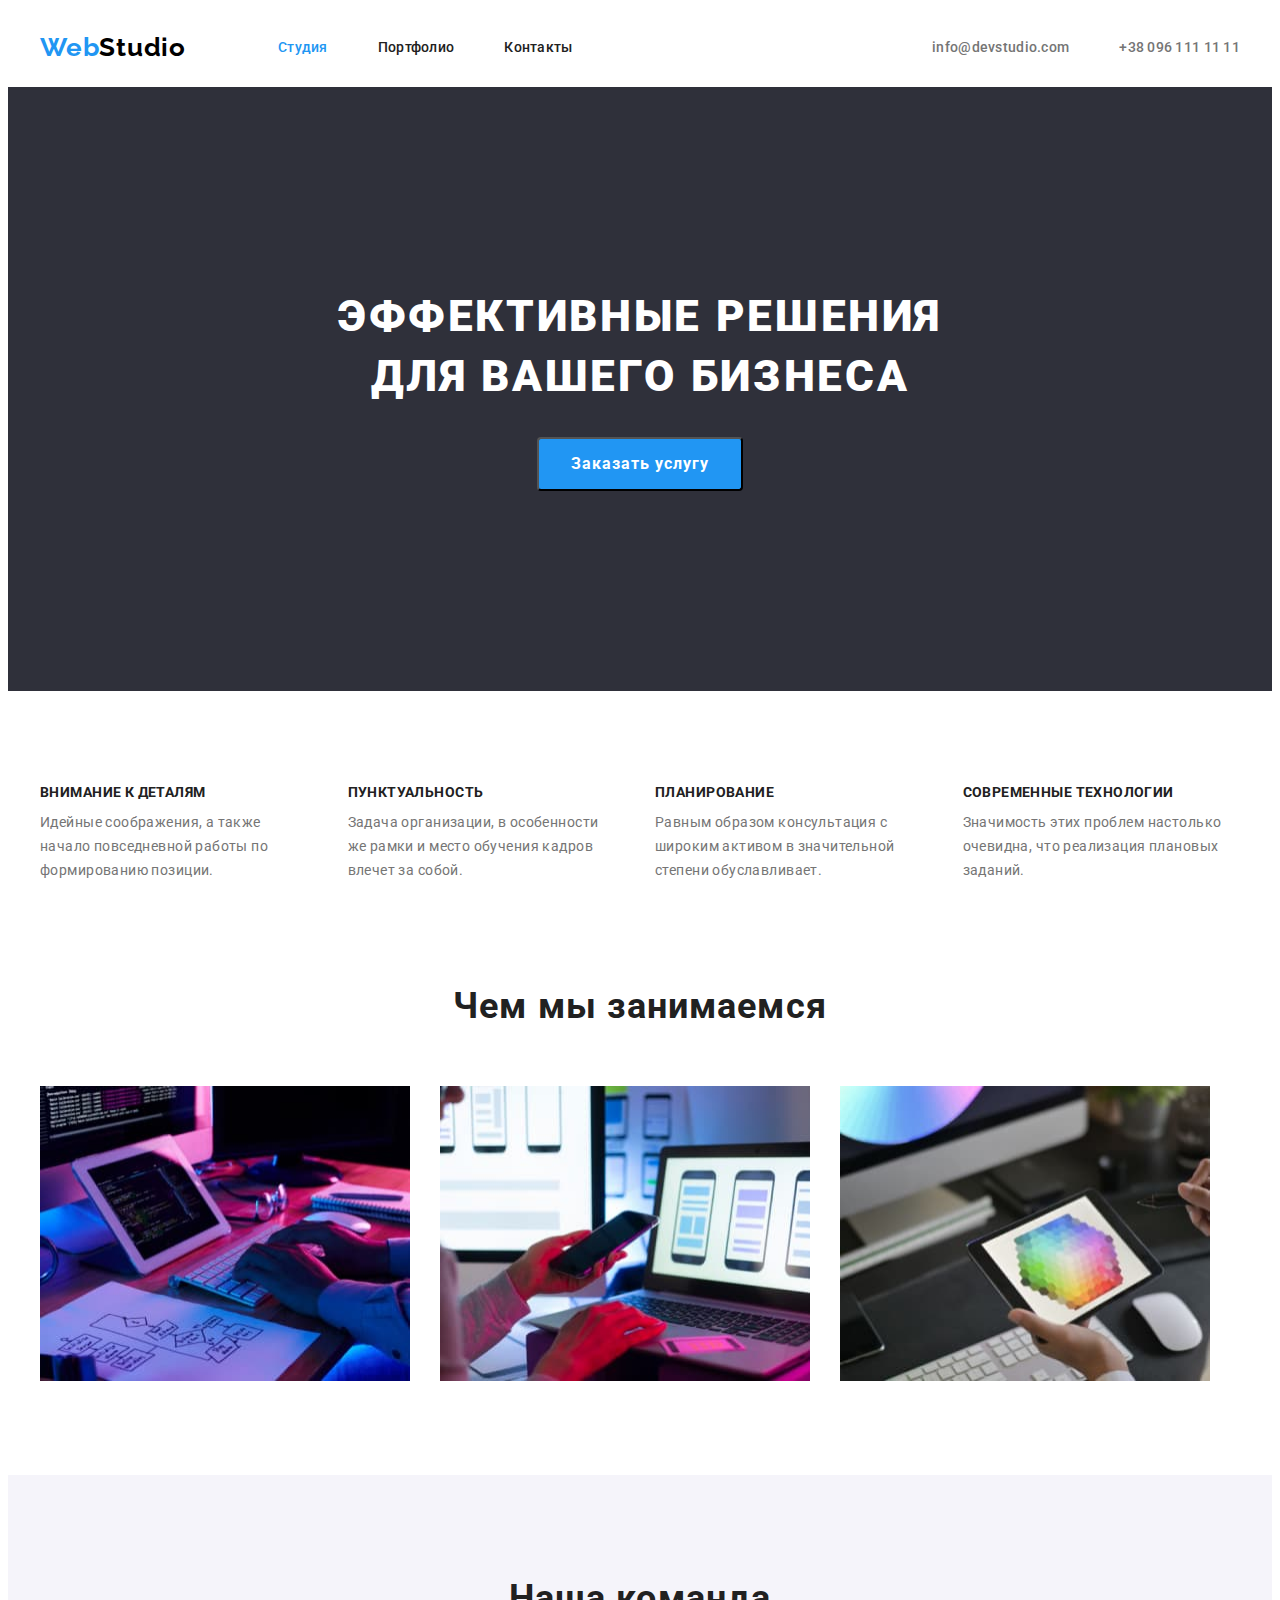
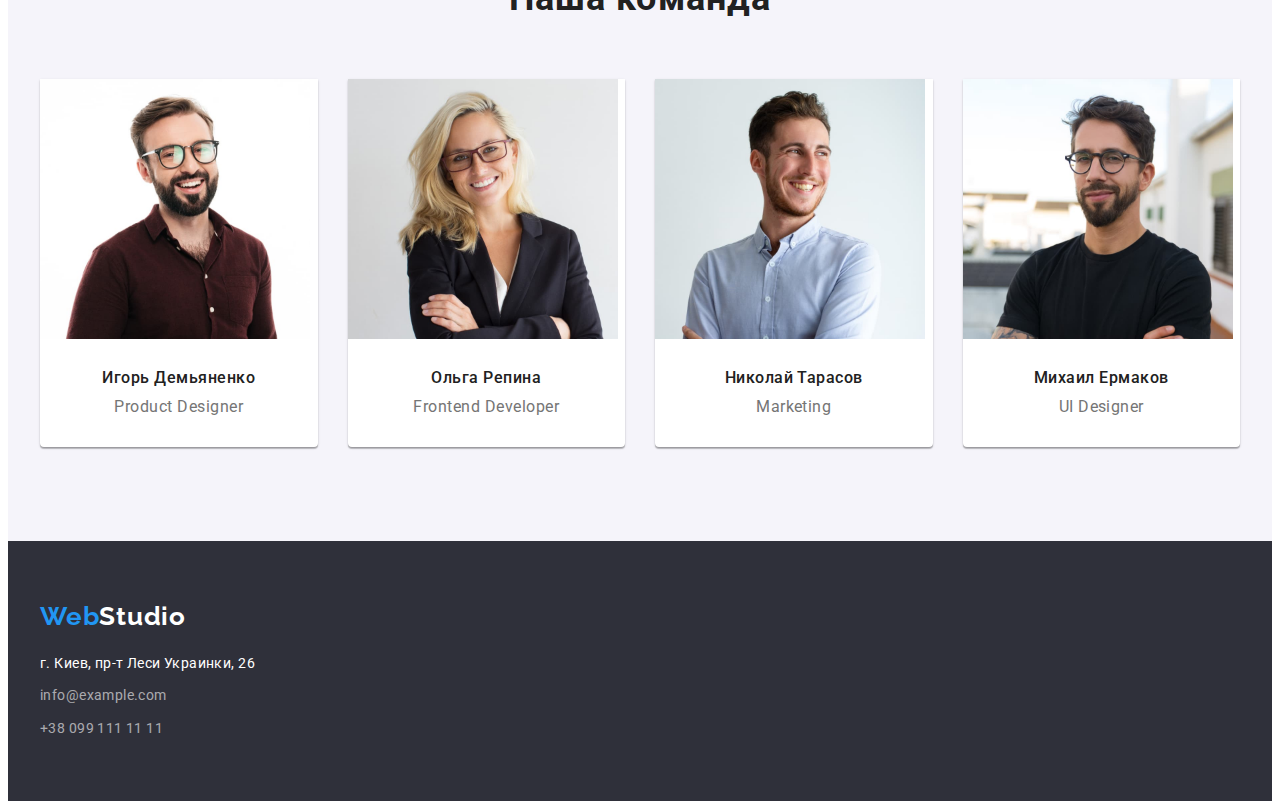
<file: index.html>
<!DOCTYPE html>
<html lang="ru">
  <head>
    <meta charset="UTF-8" />
    <meta http-equiv="X-UA-Compatible" content="IE=edge" />
    <meta name="viewport" content="width=device-width, initial-scale=1.0" />
    <link rel="stylesheet" href="./css/styles.css" />
    <link rel="preconnect" href="https://fonts.gstatic.com" />
    <link rel="preconnect" href="https://fonts.gstatic.com" />
    <link
      href="https://fonts.googleapis.com/css2?family=Raleway:wght@700&family=Roboto:wght@400;500;700;900&display=swap"
      rel="stylesheet"
    />
    <link
      rel="stylesheet"
      href="https://cdnjs.cloudflare.com/ajax/libs/modern-normalize/1.1.0/modern-normalize.min.css"
      integrity="sha512-wpPYUAdjBVSE4KJnH1VR1HeZfpl1ub8YT/NKx4PuQ5NmX2tKuGu6U/JRp5y+Y8XG2tV+wKQpNHVUX03MfMFn9Q=="
      crossorigin="anonymous"
      referrerpolicy="no-referrer"
    />
    <title>Главная</title>
  </head>
  <body>
    <header class="header">
      <div class="container header-container">
        <nav class="header-nav">
          <a href="#" class="header-logo link-stylization"
            ><span class="logo-span">Web</span>Studio</a
          >
          <ul class="navigator-list-wrapper">
            <li class="navigator-list-item list-stylization">
              <a href="#" class="nav-item link-stylization current">Студия</a>
            </li>
            <li class="navigator-list-item list-stylization">
              <a href="./portfolio.html" class="nav-item link-stylization"
                >Портфолио</a
              >
            </li>
            <li class="navigator-list-item list-stylization">
              <a href="#" class="nav-item link-stylization">Контакты</a>
            </li>
          </ul>
        </nav>
        <!-- <div class="header-contacts"> -->
        <a
          href="mailto:info@devstudio.com"
          class="mail-link link-stylization"
          lang="en"
          >info@devstudio.com</a
        >
        <a href="tel:+380961111111" class="tel-link link-stylization"
          >+38 096 111 11 11</a
        >
        <!-- </div> -->
      </div>
    </header>

    <main class="main">
      <section class="main-section">
        <h1 class="main-title">
          Эффективные решения<br />
          для вашего бизнеса
        </h1>
        <button type="button">Заказать услугу</button>
      </section>
      <section class="values-section section-padding">
        <div class="container">
          <ul class="values-list-wrapper">
            <li class="value-list list-stylization">
              <h3>Внимание к деталям</h3>
              <p>
                Идейные соображения, а также<br />
                начало повседневной работы по<br />
                формированию позиции.
              </p>
            </li>
            <li class="value-list list-stylization">
              <h3>Пунктуальность</h3>
              <p>
                Задача организации, в особенности<br />
                же рамки и место обучения кадров<br />
                влечет за собой.
              </p>
            </li>
            <li class="value-list list-stylization">
              <h3>Планирование</h3>
              <p>
                Равным образом консультация с<br />
                широким активом в значительной<br />
                степени обуславливает.
              </p>
            </li>
            <li class="value-list list-stylization">
              <h3>Современные технологии</h3>
              <p>
                Значимость этих проблем настолько<br />
                очевидна, что реализация плановых<br />
                заданий.
              </p>
            </li>
          </ul>
        </div>
      </section>
      <section class="what-we-do-section section-padding-middle">
        <div class="container">
          <h2 class="what-we-do-title suptitle">Чем мы занимаемся</h2>
          <div class="what-we-do-images">
            <ul class="what-we-do-list-wrapper">
              <li class="list-stylization">
                <img
                  src="./images/img.jpg"
                  alt="Разработка"
                  width="370"
                  height="295"
                  class="what-we-do-img-item"
                />
              </li>
              <li class="list-stylization">
                <img
                  src="./images/img1.jpg"
                  alt="Общение"
                  width="370"
                  height="295"
                  class="what-we-do-img-item"
                />
              </li>
              <li class="list-stylization">
                <img
                  src="./images/img2.jpg"
                  alt="Дизайн"
                  width="370"
                  height="295"
                  class="what-we-do-img-item"
                />
              </li>
            </ul>
          </div>
        </div>
      </section>
      <section class="team-section section-padding">
        <div class="container">
          <h2 class="our-team-title suptitle">Наша команда</h2>
          <div class="team-images">
            <ul class="team-images-list-wrapper">
              <li class="team-image-list list-stylization">
                <img
                  src="./images/img3.jpg"
                  alt="Промышленный дизайнер"
                  width="270"
                  height="260"
                  class="team-image-item"
                />
                <div class="card-data">
                  <h3 class="card-text-suptitle">Игорь Демьяненко</h3>
                  <p lang="en" class="card-text">Product Designer</p>
                </div>
              </li>

              <li class="team-image-list list-stylization">
                <img
                  src="./images/img4.jpg"
                  alt="Фронтенд разработчик"
                  width="270"
                  height="260"
                  class="team-image-item"
                />
                <div class="card-data">
                  <h3 class="card-text-suptitle">Ольга Репина</h3>
                  <p lang="en" class="card-text">Frontend Developer</p>
                </div>
              </li>

              <li class="team-image-list list-stylization">
                <img
                  src="./images/img5.jpg"
                  alt="Маркетолог"
                  width="270"
                  height="260"
                  class="team-image-item"
                />
                <div class="card-data">
                  <h3 class="card-text-suptitle">Николай Тарасов</h3>
                  <p lang="en" class="card-text">Marketing</p>
                </div>
              </li>
              <li class="team-image-list list-stylization">
                <img
                  src="./images/img6.jpg"
                  alt="UI дизайнер"
                  width="270"
                  height="260"
                  class="team-image-item"
                />
                <div class="card-data">
                  <h3 class="card-text-suptitle">Михаил Ермаков</h3>
                  <p lang="en" class="card-text">UI Designer</p>
                </div>
              </li>
            </ul>
          </div>
        </div>
      </section>
    </main>
    <footer class="footer">
      <div class="container">
        <a href="#" class="footer-logo link-stylization"
          ><span class="logo-span">Web</span>Studio</a
        >
        <address class="footer-address">
          <p>г. Киев, пр-т Леси Украинки, 26</p>
          <ul class="footer-contacts-list-wrapper">
            <li class="footer-contact-list-item list-stylization">
              <a
                href="mailto:info@example.com"
                class="footer-contact-link link-stylization"
                lang="en"
                >info@example.com</a
              >
            </li>
            <li class="footer-contact-list-item list-stylization">
              <a
                href="tel:+380991111111"
                class="footer-contact-link link-stylization"
                >+38 099 111 11 11</a
              >
            </li>
          </ul>
        </address>
      </div>
    </footer>
  </body>
</html>
</file>
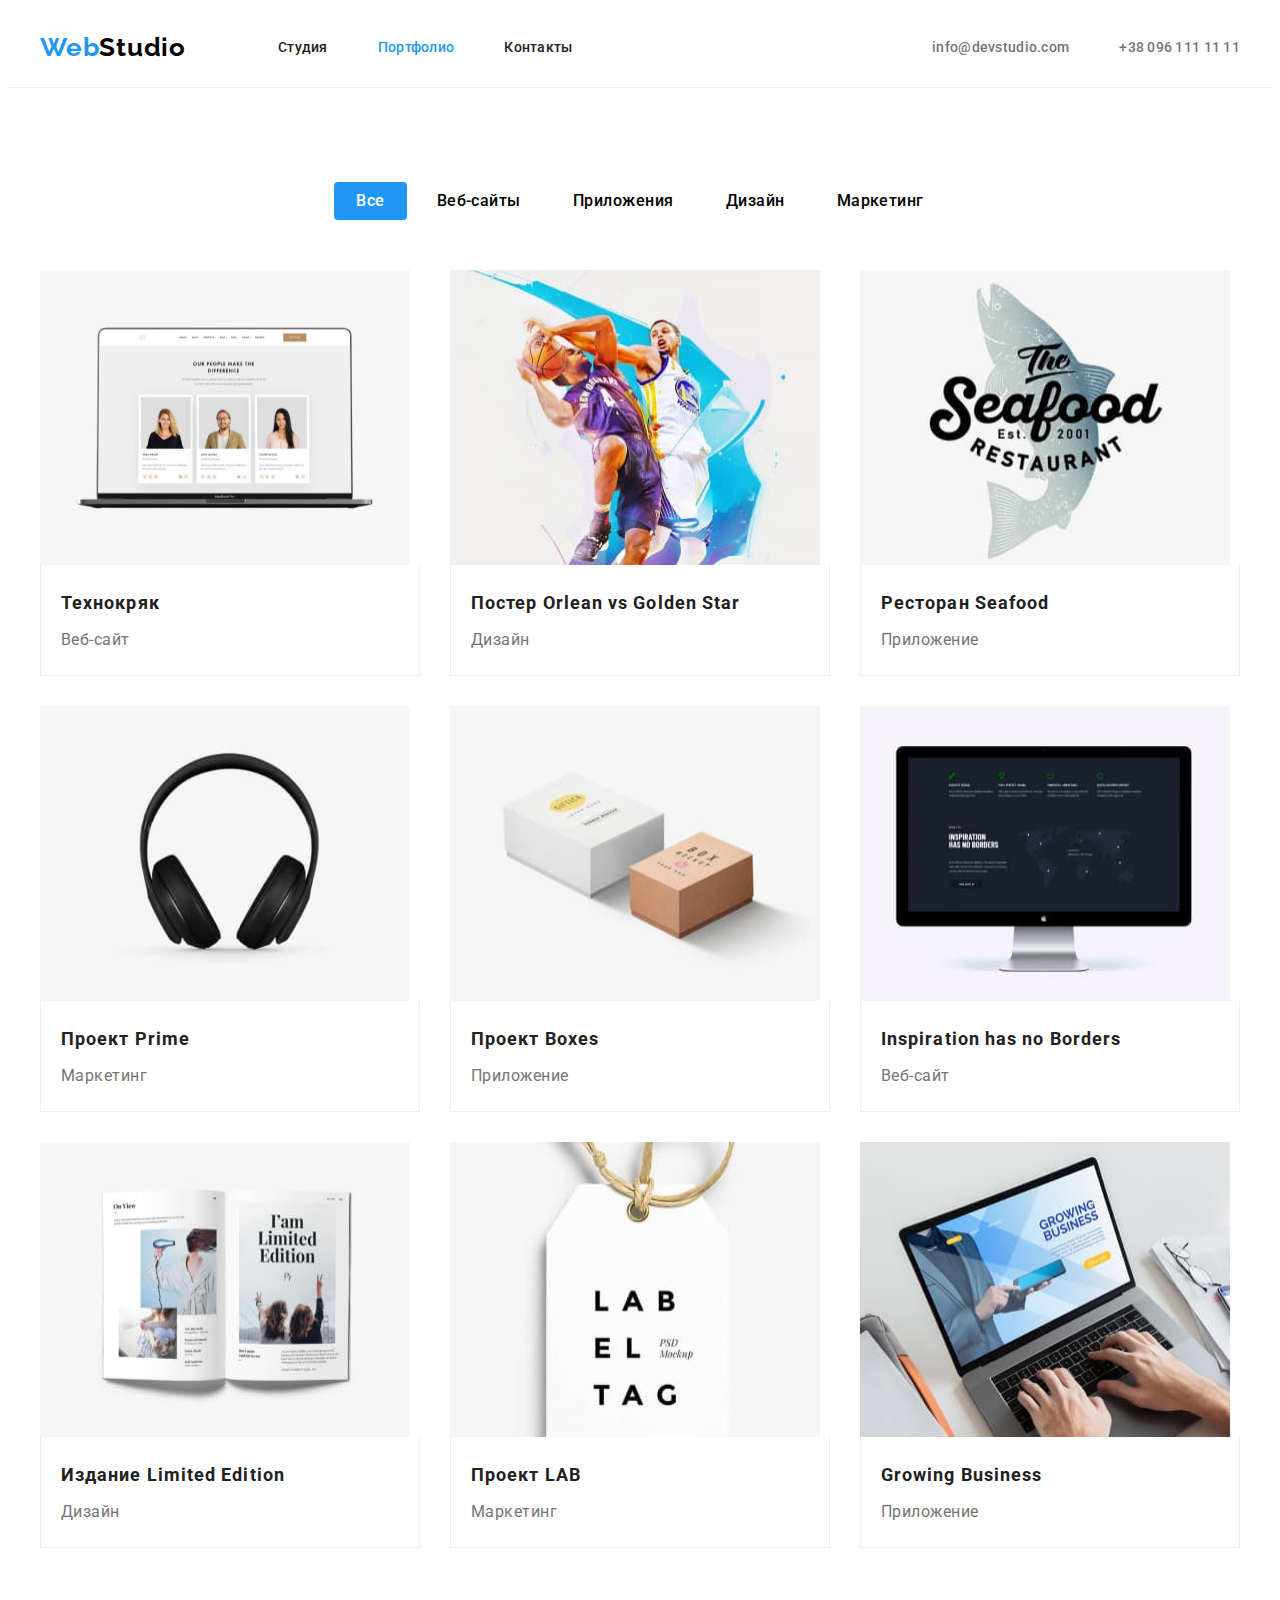
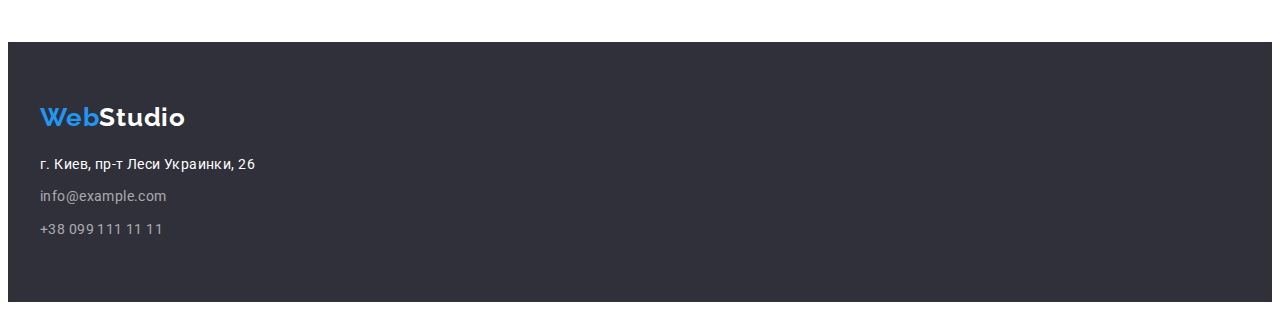
<file: portfolio.html>
<!DOCTYPE html>
<html lang="ru">
  <head>
    <meta charset="UTF-8" />
    <meta http-equiv="X-UA-Compatible" content="IE=edge" />
    <meta name="viewport" content="width=device-width, initial-scale=1.0" />
    <link rel="stylesheet" href="./css/styles.css" />
    <link
      href="https://fonts.googleapis.com/css2?family=Raleway:wght@700&family=Roboto:wght@400;500;700;900&display=swap"
      rel="stylesheet"
    />
    <link
      rel="stylesheet"
      href="https://cdnjs.cloudflare.com/ajax/libs/modern-normalize/1.1.0/modern-normalize.min.css"
      integrity="sha512-wpPYUAdjBVSE4KJnH1VR1HeZfpl1ub8YT/NKx4PuQ5NmX2tKuGu6U/JRp5y+Y8XG2tV+wKQpNHVUX03MfMFn9Q=="
      crossorigin="anonymous"
      referrerpolicy="no-referrer"
    />
    <title>Портфолио</title>
  </head>
  <body>
    <header class="header portfolio-header">
      <div class="container header-container">
        <nav class="header-nav">
          <a href="#" class="header-logo link-stylization"
            ><span class="logo-span">Web</span>Studio</a
          >
          <ul class="navigator-list-wrapper">
            <li class="navigator-list-item list-stylization">
              <a href="./index.html" class="nav-item link-stylization"
                >Студия</a
              >
            </li>
            <li class="navigator-list-item list-stylization">
              <a
                href="./portfolio.html"
                class="nav-item link-stylization current"
                >Портфолио</a
              >
            </li>
            <li class="navigator-list-item list-stylization">
              <a href="#" class="nav-item link-stylization">Контакты</a>
            </li>
          </ul>
        </nav>
        <!-- <div class="header-contacts"> -->
        <a
          href="mailto:info@devstudio.com"
          class="mail-link link-stylization"
          lang="en"
          >info@devstudio.com</a
        >
        <a href="tel:+380961111111" class="tel-link link-stylization"
          >+38 096 111 11 11</a
        >
        <!-- </div> -->
      </div>
    </header>

    <main class="main-portfolio">
      <section class="main-section-portfolio">
        <div class="container">
          <ul class="buttons-list-wrapper">
            <li class="button-list-item list-stylization">
              <button type="button" class="current">Все</button>
            </li>
            <li class="button-list-item list-stylization">
              <button type="button">Веб-сайты</button>
            </li>
            <li class="button-list-item list-stylization">
              <button type="button">Приложения</button>
            </li>
            <li class="button-list-item list-stylization">
              <button type="button">Дизайн</button>
            </li>
            <li class="button-list-item list-stylization">
              <button type="button">Маркетинг</button>
            </li>
          </ul>
          <div class="portfolio-projects">
            <ul class="projects-list-wrapper">
              <li class="project-list-item list-stylization">
                <img
                  src="./images/portfolio.jpg"
                  alt="Веб-сайт"
                  width="370"
                  height="295"
                />
                <div class="card-data-portfolio">
                  <h3 class="card-text-suptitle-portfolio">Технокряк</h3>
                  <p class="card-text-portfolio">Веб-сайт</p>
                </div>
              </li>
              <li class="project-list-item list-stylization">
                <img
                  src="./images/portfolio1.jpg"
                  alt="Постер New Orlean vs Golden Star"
                  width="370"
                  height="295"
                />
                <div class="card-data-portfolio">
                  <h3 class="card-text-suptitle-portfolio">
                    Постер
                    <span class="lang-span-en" lang="en">
                      Orlean vs Golden Star</span
                    >
                  </h3>
                  <p class="card-text-portfolio">Дизайн</p>
                </div>
              </li>
              <li class="project-list-item list-stylization">
                <img
                  src="./images/portfolio2.jpg"
                  alt="Обложка ресторана"
                  width="370"
                  height="295"
                />
                <div class="card-data-portfolio">
                  <h3 class="card-text-suptitle-portfolio">
                    Ресторан <span class="lang-span-en" lang="en">Seafood</span>
                  </h3>
                  <p class="card-text-portfolio">Приложение</p>
                </div>
              </li>
              <li class="project-list-item list-stylization">
                <img
                  src="./images/portfolio3.jpg"
                  alt="Наушники"
                  width="370"
                  height="295"
                />
                <div class="card-data-portfolio">
                  <h3 class="card-text-suptitle-portfolio">
                    Проект <span class="lang-span-en" lang="en">Prime</span>
                  </h3>
                  <p class="card-text-portfolio">Маркетинг</p>
                </div>
              </li>
              <li class="project-list-item list-stylization">
                <img
                  src="./images/portfolio4.jpg"
                  alt="Коробки"
                  width="370"
                  height="295"
                />
                <div class="card-data-portfolio">
                  <h3 class="card-text-suptitle-portfolio">
                    Проект <span class="lang-span-en" lang="en">Boxes</span>
                  </h3>
                  <p class="card-text-portfolio">Приложение</p>
                </div>
              </li>
              <li class="project-list-item list-stylization">
                <img
                  src="./images/portfolio5.jpg"
                  alt="Веб-сайт"
                  width="370"
                  height="295"
                />
                <div class="card-data-portfolio">
                  <h3 lang="en" class="card-text-suptitle-portfolio">
                    Inspiration has no Borders
                  </h3>
                  <p class="card-text-portfolio">Веб-сайт</p>
                </div>
              </li>
              <li class="project-list-item list-stylization">
                <img
                  src="./images/portfolio6.jpg"
                  alt="Журнал с дизайном"
                  width="370"
                  height="295"
                />
                <div class="card-data-portfolio">
                  <h3 class="card-text-suptitle-portfolio">
                    Издание
                    <span class="lang-span-en" lang="en">Limited Edition</span>
                  </h3>
                  <p class="card-text-portfolio">Дизайн</p>
                </div>
              </li>
              <li class="project-list-item list-stylization">
                <img
                  src="./images/portfolio7.jpg"
                  alt="Этикетка с тэгом"
                  width="370"
                  height="295"
                />
                <div class="card-data-portfolio">
                  <h3 class="card-text-suptitle-portfolio">
                    Проект <span class="lang-span-en" lang="en">LAB</span>
                  </h3>
                  <p class="card-text-portfolio">Маркетинг</p>
                </div>
              </li>
              <li class="project-list-item list-stylization">
                <img
                  src="./images/portfolio8.jpg"
                  alt="Ноутбук с приложением"
                  width="370"
                  height="295"
                />
                <div class="card-data-portfolio">
                  <h3 lang="en" class="card-text-suptitle-portfolio">
                    Growing Business
                  </h3>
                  <p class="card-text-portfolio">Приложение</p>
                </div>
              </li>
            </ul>
          </div>
        </div>
      </section>
    </main>
    <footer class="footer">
      <div class="container">
        <a href="#" class="footer-logo link-stylization"
          ><span class="logo-span">Web</span>Studio</a
        >
        <address class="footer-address">
          <p>г. Киев, пр-т Леси Украинки, 26</p>
          <ul class="footer-contacts-list-wrapper">
            <li class="footer-contact-list-item list-stylization">
              <a
                href="mailto:info@example.com"
                class="footer-contact-link link-stylization"
                lang="en"
                >info@example.com</a
              >
            </li>
            <li class="footer-contact-list-item list-stylization">
              <a
                href="tel:+380991111111"
                class="footer-contact-link link-stylization"
                >+38 099 111 11 11</a
              >
            </li>
          </ul>
        </address>
      </div>
    </footer>
  </body>
</html>
</file>
<file: css/styles.css>
/* = = = = = Others = = = = =*/

:root {
  --interactive-color: #2196f3;
  --description-color: #757575;
  --label-color: #212121;
  --main-font: "Roboto";
  --secondary-font: "Raleway";
  --secondary-main-color: #fff;
}

h1,
h2,
h3,
h4,
h5,
h6,
p {
  margin-top: 0;
  margin-bottom: 0;
}

ul,
ol {
  margin-top: 0;
  margin-bottom: 0;
  padding-left: 0;
}

img {
  display: block;
}

.link-stylization {
  text-decoration: none;
}

.list-stylization {
  list-style-type: none;
}

.container {
  width: 1200px;
  padding-left: 15px;
  padding-right: 15px;
  margin: 0 auto;
}

.section-padding {
  padding-top: 94px;
  padding-bottom: 94px;
}

.section-padding-middle {
  padding-bottom: 94px;
}

.suptitle {
  margin-bottom: 50px;
}

/* = = = = = Header = = = = =*/

.header {
  padding-top: 24px;
  padding-bottom: 24px;
}

.header-container {
  display: flex;
  align-items: center;
}

.header-nav {
  align-items: center;
  display: flex;
}

.navigator-list-wrapper {
  display: flex;
  align-items: center;
}

.header-logo {
  font-family: var(--secondary-font), sans-serif;
  font-style: normal;
  font-weight: bold;
  font-size: 26px;
  line-height: 1.2;
  letter-spacing: 0.03em;
  color: #000;

  margin-right: 92px;
}

.logo-span {
  color: #2196f3;
}

.navigator-list-item {
  font-family: var(--main-font), sans-serif;
  font-style: normal;
  font-weight: 500;
  font-size: 14px;
  line-height: 1.14;
  letter-spacing: 0.02em;
}

.navigator-list-item:not(:last-child) {
  margin-right: 50px;
}

.nav-item.current {
  color: var(--interactive-color);
}

.nav-item {
  color: var(--label-color);
}

/* .header-contacts > a {
  font-family: var(--main-font), sans-serif;
  font-style: normal;
  font-weight: 500;
  font-size: 14px;
  line-height: 1.14;
  letter-spacing: 0.02em;

  color: var(--description-color);
} */

.tel-link {
  font-family: var(--main-font), sans-serif;
  font-style: normal;
  font-weight: 500;
  font-size: 14px;
  line-height: 1.14;
  letter-spacing: 0.02em;
  color: var(--description-color);
}

.mail-link {
  font-family: var(--main-font), sans-serif;
  font-style: normal;
  font-weight: 500;
  font-size: 14px;
  line-height: 1.14;
  letter-spacing: 0.02em;
  color: var(--description-color);

  margin-left: auto;
  margin-right: 50px;
}

/* = = = = =  Hero section = = = = = */

.main-section {
  display: flex;
  background-color: #2f303a;
  flex-direction: column;
  padding-top: 200px;
  padding-bottom: 200px;
}

.main-title {
  font-family: var(--main-font), sans-serif;
  font-style: normal;
  font-weight: 900;
  font-size: 44px;
  line-height: 1.36;

  text-align: center;
  letter-spacing: 0.06em;
  text-transform: uppercase;
  color: var(--secondary-main-color);
}

.main-section > button {
  font-family: var(--main-font), sans-serif;
  font-style: normal;
  font-weight: bold;
  font-size: 16px;
  line-height: 1.87;
  text-align: center;
  letter-spacing: 0.06em;
  cursor: pointer;
  color: var(--secondary-main-color);
  background: var(--interactive-color);
  border-radius: 4px;
  /* width: 200px; */
  align-self: center;

  padding-left: 32px;
  padding-right: 32px;
  padding-top: 10px;
  padding-bottom: 10px;

  margin-top: 30px;
}

/*  = = = = = = VALUES SECTION = = = = = = */

.values-section {
  background: #ffffff;
}

.values-list-wrapper {
  display: flex;
  justify-content: center;
  margin-left: -30px;
  margin-top: -30px;
}

.value-list {
  margin-left: 30px;
  margin-top: 30px;
  flex-basis: calc((100% - 120px) / 4);
}

.values-list-wrapper h3 {
  font-family: var(--main-font), sans-serif;
  font-style: normal;
  font-weight: bold;
  font-size: 14px;
  line-height: 1.14;
  letter-spacing: 0.03em;
  text-transform: uppercase;
  color: var(--label-color);
  margin-bottom: 10px;
}

.values-list-wrapper p {
  font-family: var(--main-font), sans-serif;
  font-style: normal;
  font-weight: normal;
  font-size: 14px;
  line-height: 1.71;

  letter-spacing: 0.03em;

  color: var(--description-color);
}

/* = = = = = = What We Do Section = = = = = = */

.what-we-do-section {
  background: #ffffff;
}

.what-we-do-list-wrapper {
  display: flex;
}
.what-we-do-list-wrapper > li:not(:last-child) {
  margin-right: 30px;
}

.what-we-do-list-wrapper > li {
  flex-basis: calc((100% - 90) / 3);
}

.what-we-do-title {
  font-family: var(--main-font), sans-serif;
  font-style: normal;
  font-weight: bold;
  font-size: 36px;
  line-height: 1.66;
  text-align: center;
  letter-spacing: 0.03em;

  color: var(--label-color);
}

/*  = = = = = Team Section = = = = = */

.team-section {
  background-color: #f5f4fa;
}

.our-team-title {
  font-family: var(--main-font), sans-serif;
  font-style: normal;
  font-weight: bold;
  font-size: 36px;
  line-height: 1.66;
  text-align: center;
  letter-spacing: 0.03em;

  color: var(--label-color);
}

.team-images-list-wrapper {
  display: flex;
  margin-left: -30px;
  margin-top: -30px;
}

.team-image-list {
  flex-basis: calc((100% - 120px) / 4);
  margin-left: 30px;
  margin-top: 30px;
  background: #ffffff;

  box-shadow: 0px 1px 3px rgba(0, 0, 0, 0.12), 0px 1px 1px rgba(0, 0, 0, 0.14),
    0px 2px 1px rgba(0, 0, 0, 0.2);
  border-radius: 0px 0px 4px 4px;
}

.card-data {
  padding-top: 30px;
  padding-bottom: 30px;
}

.card-text-suptitle {
  font-family: var(--main-font), sans-serif;
  font-style: normal;
  font-weight: 500;
  font-size: 16px;
  line-height: 1.18;
  text-align: center;
  letter-spacing: 0.03em;

  color: var(--label-color);

  margin-bottom: 10px;
}

.card-text {
  font-family: var(--main-font), sans-serif;
  font-style: normal;
  font-weight: normal;
  font-size: 16px;
  line-height: 1.18;
  text-align: center;
  letter-spacing: 0.03em;

  color: var(--description-color);
}

/* = = = = = Footer = = = = = */

.footer {
  background: #f5f4fa;
  /* align-items: center; */
  padding-top: 60px;
  padding-bottom: 60px;
  display: flex;
  flex-direction: column;
  background-color: #2f303a;
}

.footer-logo {
  display: block;
  font-family: var(--secondary-font), sans-serif;
  font-style: normal;
  font-weight: bold;
  font-size: 26px;
  line-height: 1.2;
  letter-spacing: 0.03em;
  color: var(--secondary-main-color);
  margin-bottom: 20px;
}

.footer-address > p {
  font-family: var(--main-font), sans-serif;
  font-style: normal;
  font-weight: normal;
  font-size: 14px;
  line-height: 1.71;
  letter-spacing: 0.03em;
  color: var(--secondary-main-color);
  margin-bottom: 8px;
}

.footer-contact-list-item:not(:last-child) {
  margin-bottom: 9px;
}

.footer-contact-link {
  font-family: var(--main-font), sans-serif;
  font-style: normal;
  font-weight: normal;
  font-size: 14px;
  line-height: 1.71;
  letter-spacing: 0.03em;
  color: rgba(255, 255, 255, 0.6);
}

/* = = = = = Interactive section = = = = = */

/* nav interactive section */

.navigator-list-item > a:hover,
.navigator-list-item > a:focus {
  color: var(--interactive-color);
}

.mail-link:hover,
.mail-link:focus {
  color: var(--interactive-color);
}

.tel-link:hover,
.tel-link:focus {
  color: var(--interactive-color);
}

/* Footer interactive section*/

.footer-contact-link:hover,
.footer-contact-link:focus {
  color: var(--secondary-main-color);
}

/* = = = = = PORTFOLIO = = = = =  */

.portfolio-header {
  border-bottom: 1px solid #ececec;
}

.main-section-portfolio {
  padding-top: 94px;
}

.buttons-list-wrapper button {
  background: var(--secondary-main-color);
  border-radius: 4px;
  font-family: var(--main-font), sans-serif;
  font-style: normal;
  font-weight: 500;
  font-size: 16px;
  line-height: 1.6;
  text-align: center;
  letter-spacing: 0.03em;
  cursor: pointer;

  border: none;

  padding-top: 6px;
  padding-bottom: 6px;
  padding-right: 22px;
  padding-left: 22px;
}

.button-list-item:not(:last-child) {
  margin-right: 8px;
}

.card-data-portfolio {
  padding-top: 20px;
  padding-bottom: 20px;
  padding-right: 20px;
  padding-left: 20px;
  border-left: 1px solid #eeeeee;
  border-right: 1px solid #eeeeee;
  border-bottom: 1px solid #eeeeee;
}

.card-text-suptitle-portfolio {
  font-family: var(--main-font), sans-serif;
  font-style: normal;
  font-weight: bold;
  font-size: 18px;
  line-height: 2;
  letter-spacing: 0.06em;
  color: var(--label-color);

  margin-bottom: 4px;
}

.card-text-portfolio {
  font-family: var(--main-font), sans-serif;
  font-style: normal;
  font-weight: normal;
  font-size: 16px;
  line-height: 1.87;
  letter-spacing: 0.03em;
  color: var(--description-color);
}

.projects-list-wrapper {
  display: flex;
  flex-wrap: wrap;
  justify-content: center;
  margin-left: -30px;
  margin-top: -30px;
}
.project-list-item {
  margin-left: 30px;
  margin-top: 30px;
  flex-basis: calc((100% - 90px) / 3);
}

.buttons-list-wrapper {
  display: flex;
  justify-content: center;
  margin-bottom: 50px;
}

.portfolio-projects {
  padding-bottom: 94px;
}

/* = = = = = PORTFOLIO Interactive section = = = = = */

.buttons-list-wrapper button:hover,
.buttons-list-wrapper button:focus {
  color: var(--secondary-main-color);
  background-color: var(--interactive-color);
}

button.current {
  background-color: var(--interactive-color);
  color: var(--secondary-main-color);
}
</file>
